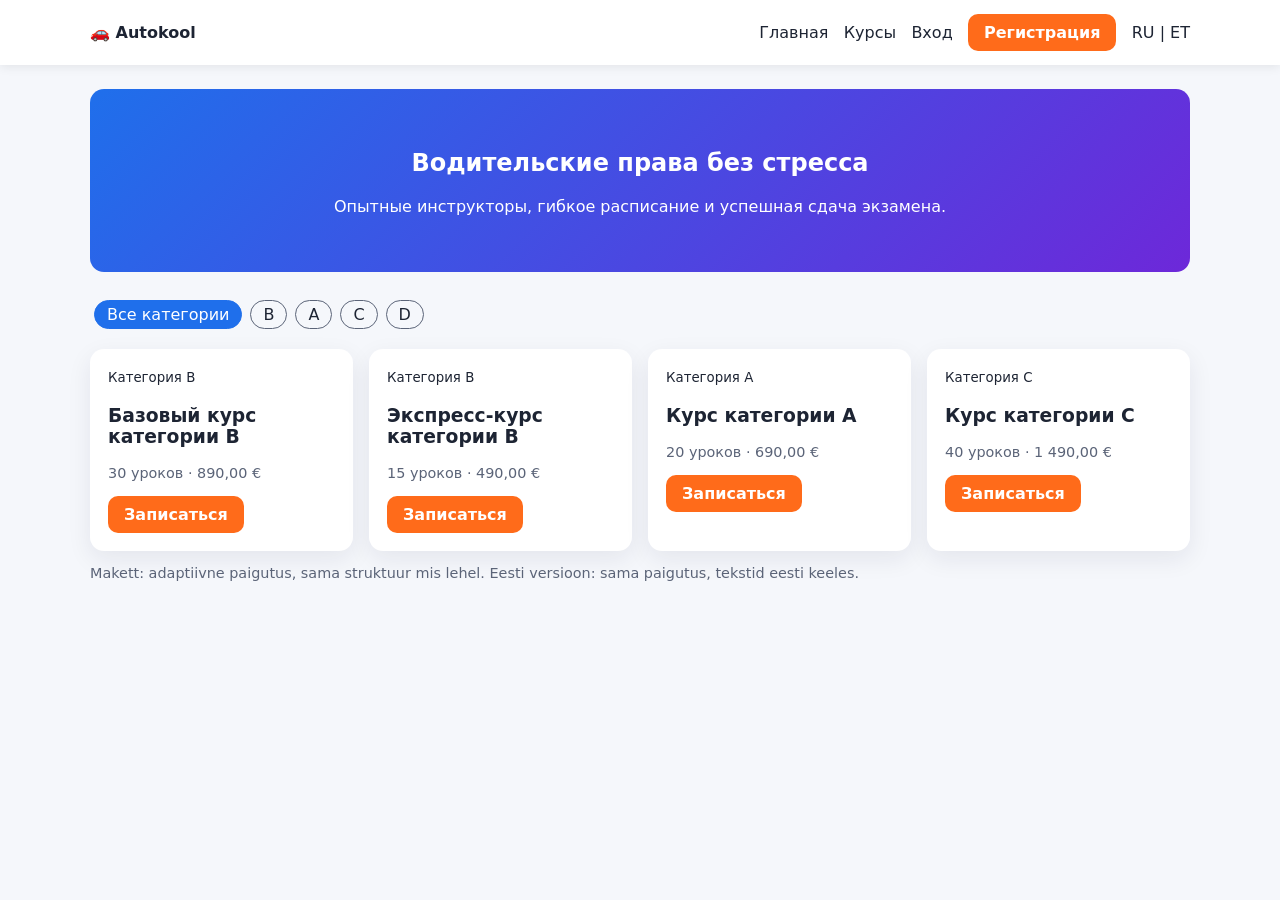
<file: docs/mockup/index.html>
<!doctype html>
<html lang="ru">
<head>
  <meta charset="utf-8">
  <meta name="viewport" content="width=device-width, initial-scale=1">
  <title>Autokool — makett</title>
  <style>
    body { margin: 0; font-family: system-ui, sans-serif; background: #f5f7fb; color: #1d2433; }
    .wrap { width: min(1100px, 100% - 32px); margin: 0 auto; }
    header { background: #fff; box-shadow: 0 2px 10px rgba(0,0,0,.08); }
    header .wrap { display: flex; justify-content: space-between; align-items: center; padding: 14px 0; gap: 12px; flex-wrap: wrap; }
    .hero { margin: 24px auto; padding: 40px 16px; text-align: center; color: #fff; border-radius: 14px; background: linear-gradient(135deg, #1f6feb, #6d28d9); }
    .grid { display: grid; grid-template-columns: repeat(auto-fill, minmax(240px, 1fr)); gap: 16px; }
    .card { background: #fff; border-radius: 14px; padding: 18px; box-shadow: 0 8px 24px rgba(20,30,60,.08); }
    .btn { display: inline-block; background: #ff6b1a; color: #fff; padding: 9px 16px; border-radius: 10px; font-weight: 600; }
    .chip { display: inline-block; border: 1px solid #5b6478; border-radius: 999px; padding: 4px 12px; margin: 4px; }
    .chip.on { background: #1f6feb; color: #fff; border-color: #1f6feb; }
    .note { color: #5b6478; font-size: .9rem; }
  </style>
</head>
<body>
<header><div class="wrap">
  <strong>🚗 Autokool</strong>
  <nav><span>Главная</span> &nbsp; <span>Курсы</span> &nbsp; <span>Вход</span> &nbsp; <span class="btn">Регистрация</span> &nbsp; <span>RU | ET</span></nav>
</div></header>
<main class="wrap">
  <section class="hero">
    <h1>Водительские права без стресса</h1>
    <p>Опытные инструкторы, гибкое расписание и успешная сдача экзамена.</p>
  </section>
  <div>
    <span class="chip on">Все категории</span><span class="chip">B</span><span class="chip">A</span><span class="chip">C</span><span class="chip">D</span>
  </div>
  <div class="grid" style="margin-top:16px">
    <article class="card"><small>Категория B</small><h3>Базовый курс категории B</h3><p class="note">30 уроков · 890,00 €</p><span class="btn">Записаться</span></article>
    <article class="card"><small>Категория B</small><h3>Экспресс-курс категории B</h3><p class="note">15 уроков · 490,00 €</p><span class="btn">Записаться</span></article>
    <article class="card"><small>Категория A</small><h3>Курс категории A</h3><p class="note">20 уроков · 690,00 €</p><span class="btn">Записаться</span></article>
    <article class="card"><small>Категория C</small><h3>Курс категории C</h3><p class="note">40 уроков · 1 490,00 €</p><span class="btn">Записаться</span></article>
  </div>
  <p class="note">Makett: adaptiivne paigutus, sama struktuur mis lehel. Eesti versioon: sama paigutus, tekstid eesti keeles.</p>
</main>
</body>
</html>
</file>
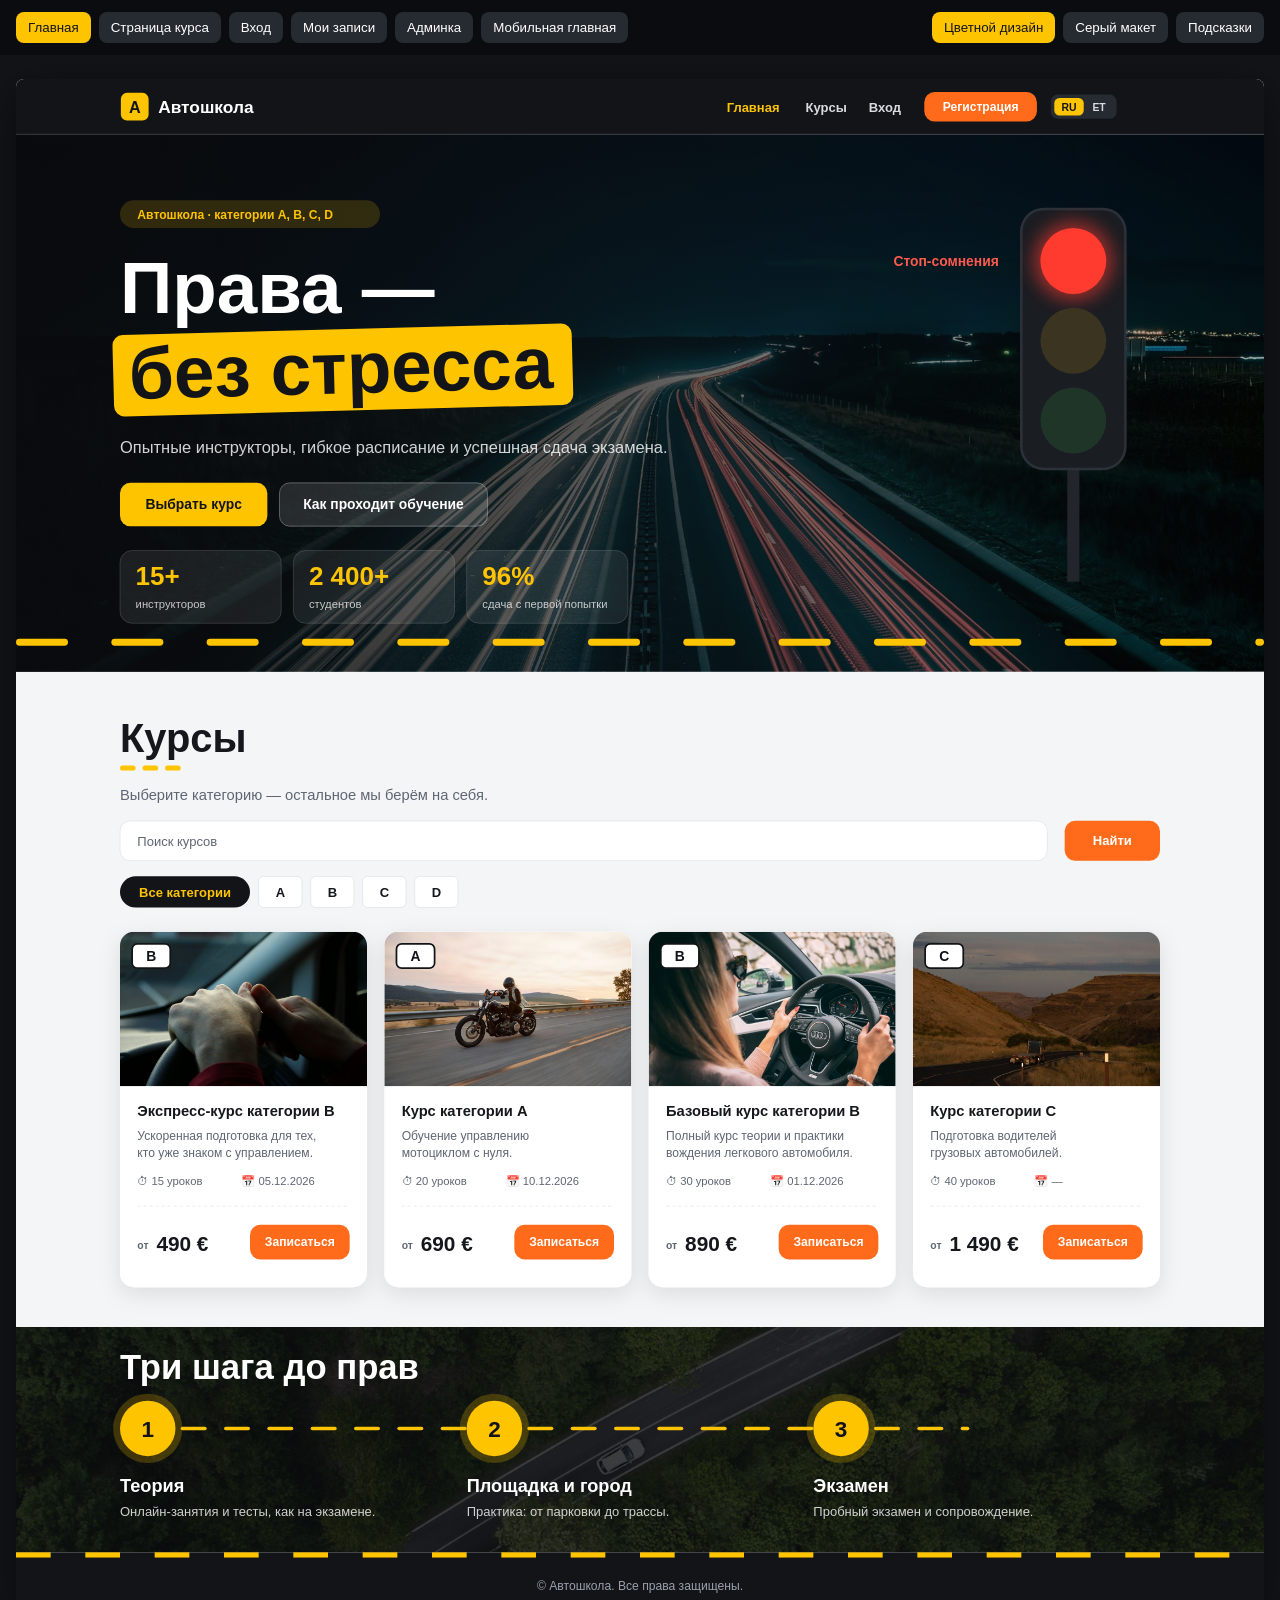
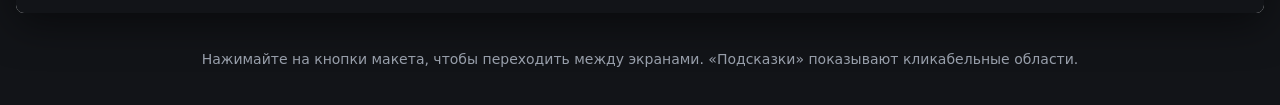
<file: docs/design/prototype.html>
<!doctype html>
<html lang="ru">
<head>
<meta charset="utf-8">
<meta name="viewport" content="width=device-width, initial-scale=1">
<title>Autokool — prototüüp</title>
<style>
  body { margin: 0; font-family: system-ui, sans-serif; background: #121418; color: #fff; }
  .bar { display: flex; flex-wrap: wrap; gap: 8px; align-items: center; padding: 12px 16px; background: #0b0c0f; position: sticky; top: 0; z-index: 2; }
  .bar button { border: 0; border-radius: 8px; padding: 8px 12px; cursor: pointer; background: #262a31; color: #fff; }
  .bar button.on { background: #ffc400; color: #121418; }
  .bar .sep { flex: 1; }
  .stage { padding: 24px 16px; display: flex; justify-content: center; }
  .frame { position: relative; width: 100%; max-width: var(--w); }
  .frame img { width: 100%; display: block; border-radius: 8px; box-shadow: 0 10px 40px rgba(0,0,0,.5); }
  .hot { position: absolute; border-radius: 8px; cursor: pointer; }
  body.hints .hot { outline: 2px dashed #ffc400; background: rgba(255,196,0,.15); }
  .note { text-align: center; color: #9aa1ad; font-size: 14px; padding-bottom: 24px; }
</style>
</head>
<body>
<div class="bar" id="bar"></div>
<div class="stage"><div class="frame" id="frame"><img id="img" alt=""></div></div>
<p class="note">Нажимайте на кнопки макета, чтобы переходить между экранами. «Подсказки» показывают кликабельные области.</p>
<script>
const SCREENS = {"home":{"file":"01-avaleht","label":"Главная","w":1440,"h":1770,"hot":[{"x":120,"y":466,"w":170,"h":50,"to":"course"},{"x":880,"y":1322,"w":115,"h":40,"to":"course"}]},"course":{"file":"02-kursus","label":"Страница курса","w":1440,"h":1024,"hot":[{"x":150,"y":122,"w":160,"h":26,"to":"home"},{"x":150,"y":424,"w":180,"h":44,"to":"login"}]},"login":{"file":"03-sisselogimine","label":"Вход","w":1440,"h":900,"hot":[{"x":540,"y":404,"w":150,"h":44,"to":"my"}]},"my":{"file":"04-minu-registreeringud","label":"Мои записи","w":1440,"h":900,"hot":[{"x":690,"y":22,"w":60,"h":24,"to":"admin"}]},"admin":{"file":"05-admin","label":"Админка","w":1440,"h":1024,"hot":[{"x":120,"y":15,"w":160,"h":34,"to":"home"}]},"mobile":{"file":"06-mobiil-avaleht","label":"Мобильная главная","w":375,"h":1180,"hot":[]}};
let theme = 'ui', current = 'home';
const bar = document.getElementById('bar'), frame = document.getElementById('frame'), img = document.getElementById('img');
function render() {
  bar.innerHTML = '';
  Object.entries(SCREENS).forEach(([k, s]) => {
    const b = document.createElement('button');
    b.textContent = s.label; b.className = k === current ? 'on' : '';
    b.onclick = () => { current = k; render(); };
    bar.appendChild(b);
  });
  const sep = document.createElement('span'); sep.className = 'sep'; bar.appendChild(sep);
  [['ui', 'Цветной дизайн'], ['wireframe', 'Серый макет']].forEach(([k, l]) => {
    const b = document.createElement('button'); b.textContent = l; b.className = theme === k ? 'on' : '';
    b.onclick = () => { theme = k; render(); }; bar.appendChild(b);
  });
  const h = document.createElement('button'); h.textContent = 'Подсказки';
  h.className = document.body.classList.contains('hints') ? 'on' : '';
  h.onclick = () => { document.body.classList.toggle('hints'); render(); }; bar.appendChild(h);

  const s = SCREENS[current];
  frame.style.setProperty('--w', s.w + 'px');
  img.src = theme + '/' + s.file + '.svg';
  img.alt = s.label;
  frame.querySelectorAll('.hot').forEach(e => e.remove());
  s.hot.forEach(a => {
    const d = document.createElement('a');
    d.className = 'hot'; d.title = SCREENS[a.to].label;
    d.style.left = (a.x / s.w * 100) + '%'; d.style.top = (a.y / s.h * 100) + '%';
    d.style.width = (a.w / s.w * 100) + '%'; d.style.height = (a.h / s.h * 100) + '%';
    d.onclick = () => { current = a.to; render(); window.scrollTo(0, 0); };
    frame.appendChild(d);
  });
}
render();
</script>
</body>
</html>
</file>
